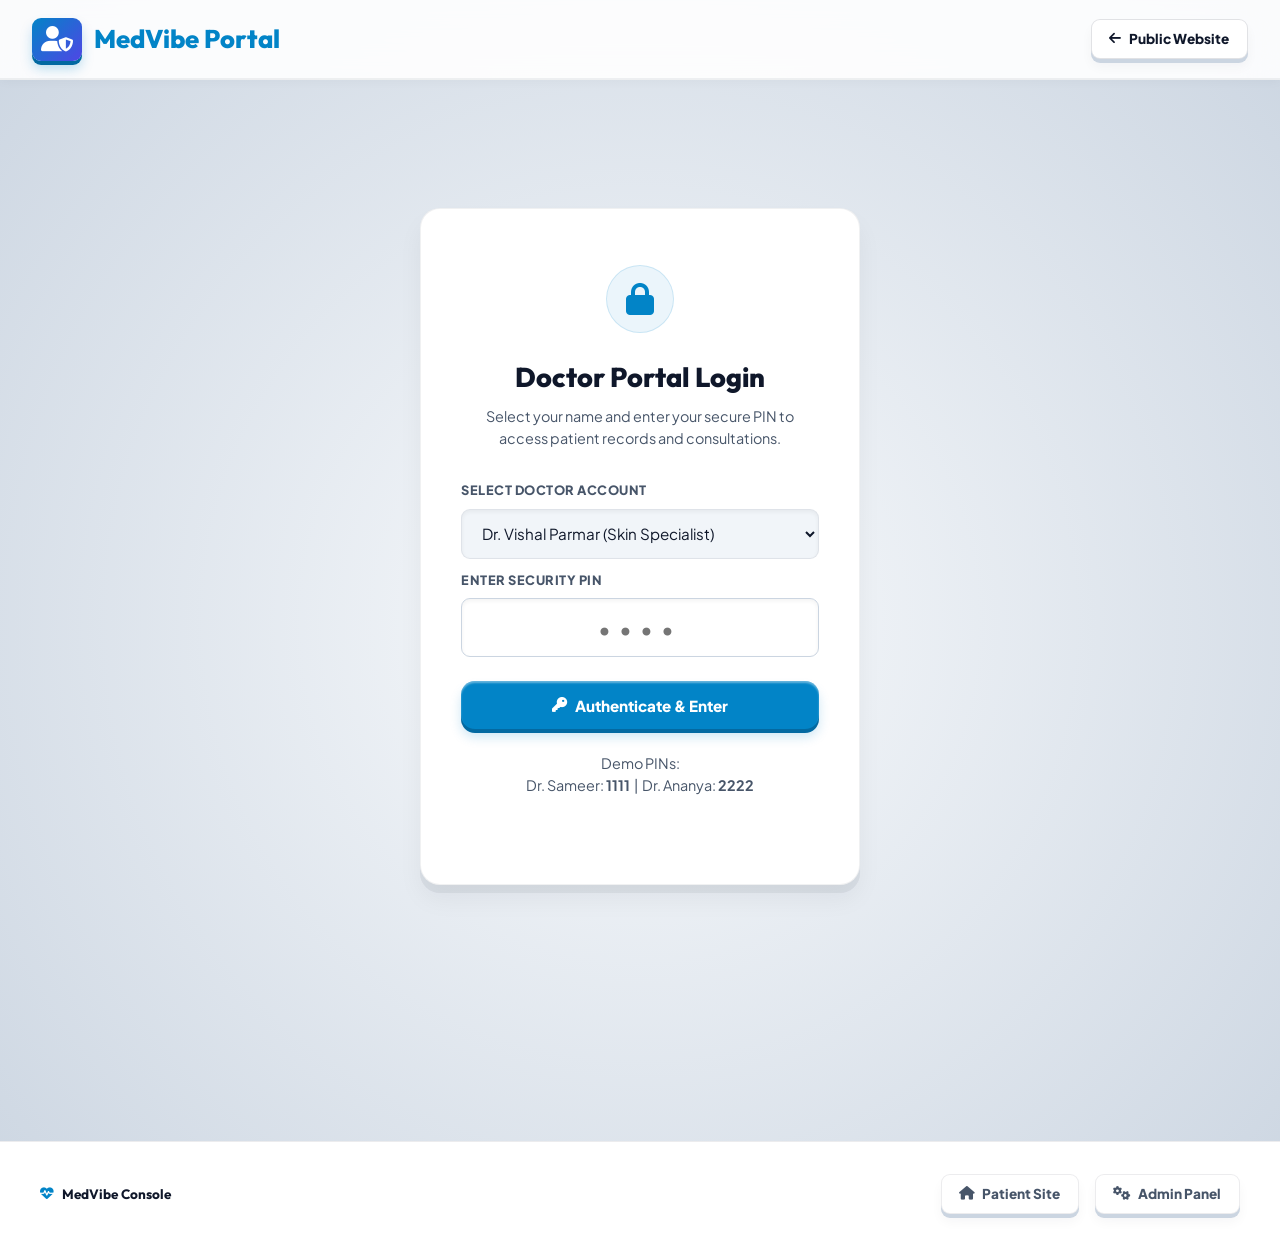
<file: doctor.html>
<!DOCTYPE html>
<html lang="en">
<head>
    <meta charset="UTF-8">
    <meta name="viewport" content="width=device-width, initial-scale=1.0">
    <title>MedVibe | Secure Doctor Workspace</title>
    <!-- FontAwesome for Icons -->
    <link rel="stylesheet" href="https://cdnjs.cloudflare.com/ajax/libs/font-awesome/6.4.0/css/all.min.css">
    <!-- Local Stylesheet -->
    <link rel="stylesheet" href="styles.css">
</head>
<body style="background: radial-gradient(circle at center, #f8fafc 0%, #cbd5e1 100%); min-height: 100vh;">

    <!-- Secure Header -->
    <header>
        <div class="logo">
            <i class="fa-solid fa-user-shield"></i>
            <span>MedVibe Portal</span>
        </div>
        <div>
            <a href="index.html" class="btn btn-secondary btn-sm" style="text-decoration: none;">
                <i class="fa-solid fa-arrow-left"></i> Public Website
            </a>
        </div>
    </header>

    <main class="main-container">

        <!-- ================= DOCTOR LOGIN GATEWAY ================= -->
        <div id="doctor-login-pane" class="login-wrapper">
            <div class="login-card">
                <div class="login-icon-header">
                    <i class="fa-solid fa-lock"></i>
                </div>
                <h3>Doctor Portal Login</h3>
                <p>Select your name and enter your secure PIN to access patient records and consultations.</p>
                
                <div id="login-error-msg" class="login-error" style="display: none;">
                    <i class="fa-solid fa-circle-exclamation"></i> Incorrect PIN. Please try again.
                </div>

                <div class="form-group" style="text-align: left;">
                    <label for="login-doc-select">Select Doctor Account</label>
                    <select id="login-doc-select" class="form-control" style="background-color: var(--bg-primary); border-color: var(--border-glass);">
                        <option value="1">Dr. Vishal Parmar (Skin Specialist)</option>
                        <option value="2">Dr. Ananya Sharma (Pediatrician)</option>
                    </select>
                </div>
                
                <div class="form-group" style="text-align: left; margin-bottom: 1.5rem;">
                    <label for="login-doc-pin">Enter Security PIN</label>
                    <input type="password" id="login-doc-pin" class="form-control" placeholder="••••" maxlength="4" style="text-align: center; font-size: 1.5rem; letter-spacing: 0.5rem;">
                </div>

                <button class="btn btn-primary" style="width: 100%;" onclick="attemptDoctorLogin()">
                    <i class="fa-solid fa-key"></i> Authenticate & Enter
                </button>

                <div style="margin-top: 1.5rem; font-size: 0.75rem; color: var(--text-muted);">
                    <p>Demo PINs:<br>Dr. Sameer: <strong>1111</strong> &nbsp;|&nbsp; Dr. Ananya: <strong>2222</strong></p>
                </div>
            </div>
        </div>

        <!-- ================= AUTHENTICATED DOCTOR WORKSPACE ================= -->
        <div id="doctor-workspace-pane" class="portal-view" style="display: none;">
            <div class="doctor-dash">
                <!-- Dashboard Header -->
                <div class="dash-heading">
                    <div>
                        <h2 id="active-doc-dashboard-title">Doctor Dashboard</h2>
                        <p style="color: var(--text-secondary); margin-top: 0.25rem;">Authorized Medical Workspace</p>
                    </div>
                    <div style="display: flex; gap: 1rem; align-items: center;">
                        <span class="specialty-tag" id="active-doc-specialty-tag">Cardiology</span>
                        <button class="btn btn-secondary btn-sm" onclick="doctorLogout()">
                            <i class="fa-solid fa-power-off"></i> Logout
                        </button>
                    </div>
                </div>
                
                <!-- Stats Grid -->
                <div class="doc-stats-grid">
                    <div class="stat-card">
                        <div class="stat-icon blue"><i class="fa-solid fa-indian-rupee-sign"></i></div>
                        <div class="stat-meta">
                            <h5>Total Earnings</h5>
                            <p id="active-doc-earnings">₹0</p>
                        </div>
                    </div>
                    <div class="stat-card">
                        <div class="stat-icon amber"><i class="fa-solid fa-calendar-minus"></i></div>
                        <div class="stat-meta">
                            <h5>Blocked Slots</h5>
                            <p id="active-doc-pending-count">0</p>
                        </div>
                    </div>
                    <div class="stat-card">
                        <div class="stat-icon green"><i class="fa-solid fa-circle-check"></i></div>
                        <div class="stat-meta">
                            <h5>Confirmed Bookings</h5>
                            <p id="active-doc-confirmed-count">0</p>
                        </div>
                    </div>
                </div>
                
                <!-- Side-by-Side Dashboard Workspace -->
                <div style="display: grid; grid-template-columns: 1.2fr 1fr; gap: 2rem; margin-top: 1rem; align-items: start;">
                    <!-- Left: Upcoming Appointments -->
                    <div class="requests-panel" style="margin-top: 0;">
                        <h3><i class="fa-regular fa-calendar-check" style="color: var(--status-available);"></i> Confirmed Appointments</h3>
                        <div id="active-doc-requests-list" style="max-height: 400px; overflow-y: auto; padding-right: 0.5rem; display: flex; flex-direction: column; gap: 1rem; margin-top: 1rem;">
                            <!-- Loaded dynamically -->
                        </div>
                    </div>
                    
                    <!-- Right: Schedule Slot Manager -->
                    <div class="requests-panel" style="margin-top: 0;">
                        <h3><i class="fa-solid fa-calendar-xmark" style="color: var(--status-pending);"></i> Block/Off Free Slots</h3>
                        <p style="font-size: 0.8rem; color: var(--text-secondary); margin-top: 0.25rem; margin-bottom: 1rem;">Mark specific slots unavailable when you are busy. Blocked slots show as "Busy" to patients.</p>
                        <div id="active-doc-slot-manager" style="max-height: 380px; overflow-y: auto; padding-right: 0.5rem; display: flex; flex-direction: column; gap: 1rem;">
                            <!-- Loaded dynamically -->
                        </div>
                    </div>
                </div>
                
                <!-- Patient Chats -->
                <div class="requests-panel">
                    <h3>Patient Consultation Hub</h3>
                    <div class="doc-chat-section">
                        <div class="doc-chat-sidebar">
                            <div class="doc-chat-sidebar-header">Patient Inbox</div>
                            <div class="doc-chat-inbox-list" id="active-doc-chat-inbox">
                                <!-- Patient conversation lists -->
                            </div>
                        </div>
                        <div class="doc-chat-body" id="active-doc-chat-body">
                            <div class="doc-chat-empty-state">
                                <i class="fa-solid fa-comments"></i>
                                <p>Select a patient from the inbox sidebar to start consulting.</p>
                            </div>
                        </div>
                    </div>
                </div>
            </div>
        </div>

    </main>

    <!-- Footer Section -->
    <footer style="background-color: var(--bg-secondary); padding: 2rem; border-top: 1px solid var(--border-glass); margin-top: 5rem; text-align: center;">
        <div style="max-width: 1200px; margin: 0 auto; display: flex; justify-content: space-between; align-items: center; font-size: 0.85rem; color: var(--text-secondary); flex-wrap: wrap; gap: 1rem;">
            <div>
                <h4 style="font-family: var(--font-heading); color: var(--text-primary); display: flex; align-items: center; gap: 0.5rem; margin: 0;"><i class="fa-solid fa-heart-pulse" style="color: var(--accent-teal);"></i> MedVibe Console</h4>
            </div>
            <div style="display: flex; gap: 1rem;">
                <a href="index.html" class="btn btn-secondary btn-sm" style="text-decoration: none; border-color: var(--border-glass); color: var(--text-secondary);">
                    <i class="fa-solid fa-house"></i> Patient Site
                </a>
                <a href="admin.html" target="_blank" class="btn btn-secondary btn-sm" style="text-decoration: none; border-color: var(--border-glass); color: var(--text-secondary);">
                    <i class="fa-solid fa-gears"></i> Admin Panel
                </a>
            </div>
        </div>
    </footer>

    <!-- Core Logic Handler -->
    <script src="app.js"></script>
</body>
</html>
</file>
<file: styles.css>
/* High-Professional 3D Tactile Medical Stylesheet - MedVibe */
@import url('https://fonts.googleapis.com/css2?family=Plus+Jakarta+Sans:wght@300;400;500;600;700;800&family=Outfit:wght@300;400;500;600;700;800&display=swap');

:root {
    --bg-primary: #f1f5f9; /* Soft gray-blue background */
    --bg-secondary: #ffffff; /* Pure white panels */
    --bg-glass: rgba(255, 255, 255, 0.9);
    --border-glass: rgba(15, 23, 42, 0.08); /* Soft slate border */
    --text-primary: #0f172a; /* Deep slate gray */
    --text-secondary: #475569; /* Slate gray */
    --text-muted: #94a3b8;
    
    --accent-teal: #0284c7; /* Professional Sky Blue / Teal */
    --accent-teal-dark: #0369a1;
    --accent-teal-glow: rgba(2, 132, 199, 0.08);
    --accent-indigo: #4f46e5; /* Indigo */
    --accent-indigo-dark: #3730a3;
    --accent-indigo-glow: rgba(79, 70, 229, 0.08);
    
    --status-available: #059669; /* Emerald Green */
    --status-available-glow: rgba(5, 150, 105, 0.08);
    --status-pending: #d97706; /* Amber */
    --status-pending-glow: rgba(217, 119, 6, 0.08);
    --status-booked: #dc2626; /* Rose Red */
    --status-booked-glow: rgba(220, 38, 38, 0.08);
    
    --font-heading: 'Outfit', sans-serif;
    --font-body: 'Plus Jakarta Sans', sans-serif;
    
    --transition-smooth: all 0.2s cubic-bezier(0.34, 1.56, 0.64, 1);
    --transition-bounce: all 0.3s cubic-bezier(0.175, 0.885, 0.32, 1.275);
    --radius-lg: 20px;
    --radius-md: 14px;
    --radius-sm: 9px;
    
    /* 3D Neumorphic / Claymorphic Elevations */
    --elevation-3d-card: 0 8px 0 rgba(15, 23, 42, 0.06), 0 15px 25px rgba(15, 23, 42, 0.05), inset 0 2px 2px rgba(255, 255, 255, 0.9);
    --elevation-3d-card-hover: 0 14px 0 rgba(15, 23, 42, 0.06), 0 22px 35px rgba(15, 23, 42, 0.08), inset 0 2px 2px rgba(255, 255, 255, 0.9);
    
    --elevation-3d-btn: 0 4px 0 rgba(15, 23, 42, 0.15), 0 8px 12px rgba(15, 23, 42, 0.08), inset 0 2px 2px rgba(255, 255, 255, 0.4);
    --elevation-3d-btn-hover: 0 6px 0 rgba(15, 23, 42, 0.15), 0 12px 18px rgba(15, 23, 42, 0.12), inset 0 2px 2px rgba(255, 255, 255, 0.4);
    --elevation-3d-btn-active: 0 1px 0 rgba(15, 23, 42, 0.15), 0 2px 4px rgba(15, 23, 42, 0.1), inset 0 1px 2px rgba(0, 0, 0, 0.15);
}

/* Reset & Scrollbar */
* {
    margin: 0;
    padding: 0;
    box-sizing: border-box;
    scroll-behavior: smooth;
}

::-webkit-scrollbar {
    width: 10px;
    height: 10px;
}
::-webkit-scrollbar-track {
    background: var(--bg-primary);
}
::-webkit-scrollbar-thumb {
    background: #cbd5e1;
    border-radius: 5px;
    border: 2px solid var(--bg-primary);
}
::-webkit-scrollbar-thumb:hover {
    background: var(--text-muted);
}

body {
    background-color: var(--bg-primary);
    color: var(--text-primary);
    font-family: var(--font-body);
    min-height: 100vh;
    overflow-x: hidden;
    line-height: 1.5;
}

/* Header & Navigation */
header {
    position: sticky;
    top: 0;
    z-index: 100;
    background: var(--bg-glass);
    backdrop-filter: blur(16px);
    -webkit-backdrop-filter: blur(16px);
    border-bottom: 2px solid rgba(15, 23, 42, 0.06);
    padding: 1.1rem 2rem;
    display: flex;
    justify-content: space-between;
    align-items: center;
    box-shadow: 0 2px 10px rgba(15, 23, 42, 0.03);
}

.logo {
    display: flex;
    align-items: center;
    gap: 0.75rem;
    font-family: var(--font-heading);
    font-weight: 800;
    font-size: 1.6rem;
    color: var(--accent-teal);
}

.logo i {
    color: white;
    background: linear-gradient(135deg, var(--accent-teal), var(--accent-indigo));
    padding: 0.55rem;
    border-radius: var(--radius-sm);
    box-shadow: 0 4px 0 #0269a1, 0 8px 12px rgba(2, 132, 199, 0.25);
}

.main-nav {
    display: flex;
    gap: 2rem;
}

.main-nav a {
    color: var(--text-secondary);
    text-decoration: none;
    font-size: 0.95rem;
    font-weight: 700;
    transition: var(--transition-smooth);
    position: relative;
    padding: 0.25rem 0;
}

.main-nav a:hover {
    color: var(--accent-teal);
}

.main-nav a::after {
    content: '';
    position: absolute;
    bottom: -2px;
    left: 0;
    width: 0;
    height: 3px;
    background: var(--accent-teal);
    border-radius: 2px;
    transition: var(--transition-smooth);
}

.main-nav a:hover::after {
    width: 100%;
}

.role-nav {
    display: flex;
    background: #cbd5e1;
    border: 1px solid rgba(0, 0, 0, 0.05);
    padding: 0.25rem;
    border-radius: 30px;
    gap: 0.25rem;
    box-shadow: inset 0 2px 4px rgba(0,0,0,0.1);
}

.role-btn {
    border: none;
    background: none;
    color: var(--text-secondary);
    font-family: var(--font-body);
    font-weight: 700;
    font-size: 0.9rem;
    padding: 0.6rem 1.25rem;
    border-radius: 25px;
    cursor: pointer;
    transition: var(--transition-smooth);
    display: flex;
    align-items: center;
    gap: 0.5rem;
}

.role-btn.active {
    background: linear-gradient(135deg, var(--accent-teal), var(--accent-indigo));
    color: white;
    box-shadow: 0 3px 0 #0269a1, 0 6px 10px rgba(2, 132, 199, 0.25);
}

/* Containers */
.main-container {
    max-width: 1300px;
    margin: 2rem auto;
    padding: 0 1.5rem 5rem 1.5rem;
}

/* Banner / Hero Section (3D Look) */
.hero-banner {
    background: radial-gradient(circle at top right, rgba(14, 165, 233, 0.08), transparent 60%),
                radial-gradient(circle at bottom left, rgba(79, 70, 229, 0.06), transparent 60%),
                var(--bg-secondary);
    border: 1px solid var(--border-glass);
    border-radius: var(--radius-lg);
    padding: 4.5rem 3rem;
    margin-bottom: 3.5rem;
    text-align: center;
    position: relative;
    overflow: hidden;
    box-shadow: var(--elevation-3d-card);
}

.hero-banner h1 {
    font-family: var(--font-heading);
    font-size: 3.25rem;
    font-weight: 800;
    margin-bottom: 1.25rem;
    line-height: 1.15;
    color: var(--text-primary);
}

.hero-banner h1 span {
    background: linear-gradient(135deg, var(--accent-teal), var(--accent-indigo));
    -webkit-background-clip: text;
    -webkit-text-fill-color: transparent;
}

.hero-banner p {
    color: var(--text-secondary);
    font-size: 1.15rem;
    max-width: 750px;
    margin: 0 auto 2rem auto;
    line-height: 1.6;
}

/* Features Grid */
.features-grid {
    display: grid;
    grid-template-columns: repeat(auto-fit, minmax(280px, 1fr));
    gap: 2rem;
    margin-bottom: 5rem;
}

.feature-card {
    background: var(--bg-secondary);
    border: 1px solid rgba(15, 23, 42, 0.06);
    border-radius: var(--radius-md);
    padding: 2.5rem 2rem;
    text-align: center;
    transition: var(--transition-bounce);
    box-shadow: var(--elevation-3d-card);
}

.feature-card:hover {
    transform: translateY(-6px);
    border-color: rgba(2, 132, 199, 0.25);
    box-shadow: var(--elevation-3d-card-hover);
}

.feature-card i {
    font-size: 2.5rem;
    color: var(--accent-teal);
    margin-bottom: 1.25rem;
    display: inline-block;
    filter: drop-shadow(0 4px 6px rgba(2, 132, 199, 0.15));
}

.feature-card h5 {
    font-family: var(--font-heading);
    font-size: 1.25rem;
    margin-bottom: 0.5rem;
    color: var(--text-primary);
}

.feature-card p {
    color: var(--text-secondary);
    font-size: 0.95rem;
    line-height: 1.5;
}

/* Section Titles */
.section-title-wrapper {
    text-align: center;
    margin-bottom: 3.5rem;
}

.section-title-wrapper h2 {
    font-family: var(--font-heading);
    font-size: 2.4rem;
    font-weight: 800;
    margin-bottom: 0.5rem;
    color: var(--text-primary);
}

.section-title-wrapper p {
    color: var(--text-secondary);
    font-size: 1.05rem;
}

/* Doctor Listing Grid (3D Cards) */
.doctor-grid {
    display: grid;
    grid-template-columns: repeat(auto-fit, minmax(500px, 1fr));
    gap: 3.5rem;
    margin-bottom: 5rem;
}

@media (max-width: 1100px) {
    .doctor-grid {
        grid-template-columns: 1fr;
    }
}

.doctor-card {
    background: var(--bg-secondary);
    border: 1px solid rgba(15, 23, 42, 0.05);
    border-radius: var(--radius-lg);
    overflow: hidden;
    display: flex;
    flex-direction: column;
    transition: var(--transition-bounce);
    position: relative;
    box-shadow: var(--elevation-3d-card);
}

.doctor-card:hover {
    transform: translateY(-6px);
    border-color: rgba(79, 70, 229, 0.2);
    box-shadow: var(--elevation-3d-card-hover);
}

.doctor-header {
    padding: 2.25rem;
    display: flex;
    gap: 1.75rem;
    border-bottom: 2px solid rgba(15, 23, 42, 0.04);
    background: linear-gradient(180deg, rgba(2, 132, 199, 0.02) 0%, transparent 100%);
}

.doctor-avatar-wrapper {
    position: relative;
    width: 125px;
    height: 125px;
    flex-shrink: 0;
}

.doctor-avatar {
    width: 100%;
    height: 100%;
    border-radius: 50%;
    object-fit: cover;
    border: 4px solid white;
    box-shadow: 0 4px 12px rgba(15, 23, 42, 0.1);
}

.status-badge-online {
    position: absolute;
    bottom: 5px;
    right: 5px;
    width: 20px;
    height: 20px;
    background: var(--status-available);
    border: 4px solid white;
    border-radius: 50%;
    box-shadow: 0 2px 8px rgba(0,0,0,0.15);
}

.doctor-meta {
    display: flex;
    flex-direction: column;
    justify-content: center;
}

.specialty-tag {
    background: rgba(2, 132, 199, 0.08);
    color: var(--accent-teal);
    padding: 0.35rem 0.95rem;
    border-radius: 20px;
    font-size: 0.75rem;
    font-weight: 800;
    text-transform: uppercase;
    letter-spacing: 0.5px;
    align-self: flex-start;
    margin-bottom: 0.5rem;
    border: 1px solid rgba(2, 132, 199, 0.15);
}

.doctor-card:nth-child(2) .specialty-tag {
    background: rgba(79, 70, 229, 0.08);
    color: var(--accent-indigo);
    border-color: rgba(79, 70, 229, 0.15);
}

.doctor-name {
    font-family: var(--font-heading);
    font-size: 1.8rem;
    font-weight: 800;
    margin-bottom: 0.25rem;
    color: var(--text-primary);
}

.doctor-title {
    color: var(--text-secondary);
    font-size: 0.95rem;
    margin-bottom: 0.5rem;
    font-weight: 600;
}

.rating {
    display: flex;
    align-items: center;
    gap: 0.5rem;
    color: #d97706;
    font-weight: 800;
    font-size: 0.9rem;
}

.doctor-details-body {
    padding: 2.25rem;
    flex-grow: 1;
    display: flex;
    flex-direction: column;
    gap: 1.5rem;
}

.biodata-section h4 {
    font-family: var(--font-heading);
    color: var(--text-primary);
    font-size: 1.05rem;
    font-weight: 800;
    margin-bottom: 0.6rem;
    display: flex;
    align-items: center;
    gap: 0.5rem;
}

.biodata-section h4 i {
    color: var(--accent-teal);
}

.doctor-card:nth-child(2) .biodata-section h4 i {
    color: var(--accent-indigo);
}

.biodata-section p {
    color: var(--text-secondary);
    font-size: 0.95rem;
    line-height: 1.6;
}

.biodata-list {
    list-style: none;
    display: flex;
    flex-direction: column;
    gap: 0.5rem;
}

.biodata-list li {
    font-size: 0.95rem;
    color: var(--text-secondary);
    display: flex;
    align-items: flex-start;
    gap: 0.5rem;
}

.biodata-list li::before {
    content: "•";
    color: var(--accent-teal);
    font-weight: 800;
}

.doctor-card:nth-child(2) .biodata-list li::before {
    content: "•";
    color: var(--accent-indigo);
}

.price-experience-row {
    display: grid;
    grid-template-columns: 1fr 1fr;
    gap: 1rem;
    background: #f8fafc;
    border: 1px solid rgba(15, 23, 42, 0.06);
    border-radius: var(--radius-md);
    padding: 1.25rem;
    margin-top: auto;
    box-shadow: inset 0 2px 4px rgba(0,0,0,0.02);
}

.info-item {
    display: flex;
    flex-direction: column;
}

.info-label {
    font-size: 0.75rem;
    color: var(--text-muted);
    text-transform: uppercase;
    font-weight: 800;
    margin-bottom: 0.25rem;
    letter-spacing: 0.5px;
}

.info-value {
    font-size: 1.15rem;
    font-weight: 800;
    font-family: var(--font-heading);
    color: var(--text-primary);
}

.info-value.fee {
    color: var(--status-available);
}

.doctor-actions {
    padding: 0 2.25rem 2.25rem 2.25rem;
    display: flex;
    gap: 1.25rem;
}

/* 3D Tactile Buttons */
.btn {
    flex: 1;
    border: none;
    font-family: var(--font-body);
    font-weight: 800;
    font-size: 0.95rem;
    padding: 0.9rem 1.5rem;
    border-radius: var(--radius-md);
    cursor: pointer;
    display: inline-flex;
    align-items: center;
    justify-content: center;
    gap: 0.5rem;
    position: relative;
    transition: transform 0.1s, box-shadow 0.1s;
}

.btn-primary {
    background: var(--accent-teal);
    color: white;
    box-shadow: 0 4px 0 var(--accent-teal-dark), 0 8px 12px rgba(2, 132, 199, 0.2), inset 0 2px 2px rgba(255,255,255,0.4);
}

.btn-primary:hover {
    transform: translateY(-2px);
    box-shadow: 0 6px 0 var(--accent-teal-dark), 0 10px 18px rgba(2, 132, 199, 0.25), inset 0 2px 2px rgba(255,255,255,0.4);
}

.btn-primary:active {
    transform: translateY(2px);
    box-shadow: 0 2px 0 var(--accent-teal-dark), 0 4px 6px rgba(2, 132, 199, 0.15), inset 0 1px 2px rgba(0,0,0,0.15);
}

.btn-secondary {
    background: white;
    color: var(--text-primary);
    border: 1px solid rgba(15, 23, 42, 0.12);
    box-shadow: 0 4px 0 #cbd5e1, 0 8px 12px rgba(15, 23, 42, 0.04), inset 0 2px 2px rgba(255, 255, 255, 0.8);
}

.btn-secondary:hover {
    transform: translateY(-2px);
    box-shadow: 0 6px 0 #cbd5e1, 0 10px 18px rgba(15, 23, 42, 0.06), inset 0 2px 2px rgba(255, 255, 255, 0.8);
}

.btn-secondary:active {
    transform: translateY(2px);
    box-shadow: 0 2px 0 #cbd5e1, 0 4px 6px rgba(15, 23, 42, 0.04);
}

.doctor-card:nth-child(2) .btn-primary {
    background: var(--accent-indigo);
    box-shadow: 0 4px 0 var(--accent-indigo-dark), 0 8px 12px rgba(79, 70, 229, 0.2), inset 0 2px 2px rgba(255,255,255,0.4);
}

.doctor-card:nth-child(2) .btn-primary:hover {
    transform: translateY(-2px);
    box-shadow: 0 6px 0 var(--accent-indigo-dark), 0 10px 18px rgba(79, 70, 229, 0.25), inset 0 2px 2px rgba(255,255,255,0.4);
}

.doctor-card:nth-child(2) .btn-primary:active {
    transform: translateY(2px);
    box-shadow: 0 2px 0 var(--accent-indigo-dark), 0 4px 6px rgba(79, 70, 229, 0.15), inset 0 1px 2px rgba(0,0,0,0.15);
}

.btn-sm {
    padding: 0.55rem 1.1rem;
    font-size: 0.85rem;
    border-radius: var(--radius-sm);
    font-weight: 800;
    flex: none;
}

/* Appointment Scheduling Area */
.scheduling-container {
    background: var(--bg-secondary);
    border: 1px solid rgba(15, 23, 42, 0.05);
    border-radius: var(--radius-lg);
    padding: 3rem;
    margin-top: 3rem;
    box-shadow: var(--elevation-3d-card);
}

.scheduling-container h2 {
    font-family: var(--font-heading);
    font-size: 2rem;
    font-weight: 800;
    margin-bottom: 0.5rem;
    color: var(--text-primary);
}

.scheduling-container p.subtitle {
    color: var(--text-secondary);
    margin-bottom: 2rem;
}

.scheduling-layout {
    display: grid;
    grid-template-columns: 320px 1fr;
    gap: 3rem;
}

@media (max-width: 950px) {
    .scheduling-layout {
        grid-template-columns: 1fr;
    }
}

.doctor-selector {
    display: flex;
    flex-direction: column;
    gap: 1.5rem;
}

.doc-select-card {
    background: var(--bg-primary);
    border: 1px solid rgba(15, 23, 42, 0.06);
    border-radius: var(--radius-md);
    padding: 1.25rem;
    cursor: pointer;
    display: flex;
    align-items: center;
    gap: 1.25rem;
    transition: var(--transition-bounce);
    box-shadow: var(--elevation-3d-card);
}

.doc-select-card:hover {
    transform: translateY(-4px);
    box-shadow: var(--elevation-3d-card-hover);
    background: #e2e8f0;
}

.doc-select-card.active {
    border-color: var(--accent-teal);
    background: rgba(2, 132, 199, 0.04);
    box-shadow: 0 4px 0 var(--accent-teal-dark), 0 8px 12px rgba(2, 132, 199, 0.15), inset 0 2px 2px rgba(255, 255, 255, 0.6);
}

.doc-select-card.active.dr2 {
    border-color: var(--accent-indigo);
    background: rgba(79, 70, 229, 0.04);
    box-shadow: 0 4px 0 var(--accent-indigo-dark), 0 8px 12px rgba(79, 70, 229, 0.15), inset 0 2px 2px rgba(255, 255, 255, 0.6);
}

.doc-select-avatar {
    width: 55px;
    height: 55px;
    border-radius: 50%;
    object-fit: cover;
    border: 2px solid white;
    box-shadow: 0 2px 8px rgba(0,0,0,0.05);
}

.doc-select-info h5 {
    font-family: var(--font-heading);
    font-size: 1.05rem;
    font-weight: 800;
    color: var(--text-primary);
    margin-bottom: 0.15rem;
}

.doc-select-info span {
    font-size: 0.8rem;
    color: var(--text-secondary);
    font-weight: 600;
}

.slots-board {
    display: flex;
    flex-direction: column;
    gap: 1.5rem;
}

.calendar-header {
    display: flex;
    justify-content: space-between;
    align-items: center;
    border-bottom: 2px solid rgba(15, 23, 42, 0.05);
    padding-bottom: 1rem;
}

.calendar-title {
    font-family: var(--font-heading);
    font-size: 1.4rem;
    font-weight: 800;
    color: var(--text-primary);
}

.status-legend {
    display: flex;
    gap: 1rem;
    font-size: 0.8rem;
}

.legend-item {
    display: flex;
    align-items: center;
    gap: 0.4rem;
    color: var(--text-secondary);
    font-weight: 700;
}

.legend-color {
    width: 11px;
    height: 11px;
    border-radius: 50%;
}

.legend-available { background-color: var(--status-available); }
.legend-pending { background-color: var(--status-pending); }
.legend-booked { background-color: var(--status-booked); }

/* Carousel Slider Bar */
.calendar-carousel-controls {
    display: flex;
    justify-content: space-between;
    align-items: center;
    background: #e2e8f0;
    border: 1px solid rgba(15, 23, 42, 0.06);
    border-radius: var(--radius-md);
    padding: 0.75rem 1.25rem;
    margin-bottom: 1.5rem;
    box-shadow: inset 0 2px 4px rgba(0,0,0,0.05);
}

.carousel-date-range {
    font-family: var(--font-heading);
    font-size: 1.05rem;
    font-weight: 800;
    color: var(--accent-teal);
    text-align: center;
    text-shadow: 0 1px 0 white;
}

/* Calendar Grid Columns */
.calendar-grid {
    display: grid;
    grid-template-columns: repeat(3, 1fr);
    gap: 1.5rem;
}

@media (max-width: 768px) {
    .calendar-grid {
        grid-template-columns: 1fr;
    }
}

.calendar-col {
    background: #f8fafc;
    border: 1px solid rgba(15, 23, 42, 0.05);
    border-radius: var(--radius-md);
    padding: 1.25rem;
    display: flex;
    flex-direction: column;
    gap: 1rem;
    box-shadow: var(--elevation-3d-card);
}

.calendar-date-header {
    font-family: var(--font-heading);
    font-size: 1.05rem;
    font-weight: 800;
    color: var(--text-primary);
    border-bottom: 2px solid rgba(15, 23, 42, 0.04);
    padding-bottom: 0.5rem;
    display: flex;
    align-items: center;
    gap: 0.5rem;
}

.calendar-date-header i {
    color: var(--accent-teal);
}

.calendar-slots-list {
    display: flex;
    flex-direction: column;
    gap: 0.75rem;
}

.slot-btn {
    width: 100%;
    border: 1px solid rgba(15, 23, 42, 0.08);
    border-radius: var(--radius-sm);
    padding: 0.85rem 1rem;
    background: white;
    color: var(--text-primary);
    cursor: pointer;
    font-family: var(--font-body);
    display: flex;
    justify-content: space-between;
    align-items: center;
    transition: var(--transition-smooth);
    box-shadow: 0 3px 0 rgba(0,0,0,0.05), inset 0 2px 2px rgba(255,255,255,0.8);
}

.slot-btn:active {
    transform: translateY(2px);
    box-shadow: 0 1px 0 rgba(0,0,0,0.05);
}

.slot-time {
    font-weight: 800;
    font-size: 0.95rem;
}

.slot-status-txt {
    font-size: 0.7rem;
    text-transform: uppercase;
    font-weight: 800;
    padding: 0.25rem 0.55rem;
    border-radius: 4px;
}

/* Slots States Styling */
.slot-btn.available {
    border-color: rgba(5, 150, 105, 0.25);
    box-shadow: 0 3px 0 rgba(5, 150, 105, 0.2), inset 0 2px 2px rgba(255,255,255,0.8);
}
.slot-btn.available:hover {
    background: var(--status-available-glow);
    border-color: var(--status-available);
    box-shadow: 0 4px 0 var(--status-available), inset 0 2px 2px rgba(255,255,255,0.8);
    transform: translateY(-1px);
}
.slot-btn.available:active {
    transform: translateY(3px);
    box-shadow: 0 1px 0 rgba(5,150,105,0.2);
}
.slot-btn.available .slot-status-txt {
    background: var(--status-available-glow);
    color: var(--status-available);
}

.slot-btn.pending {
    border-color: rgba(217, 119, 6, 0.2);
    background: rgba(217, 119, 6, 0.02);
    cursor: not-allowed;
    box-shadow: none;
    transform: none !important;
}
.slot-btn.pending .slot-status-txt {
    background: var(--status-pending-glow);
    color: var(--status-pending);
}

.slot-btn.booked {
    border-color: rgba(220, 38, 38, 0.15);
    background: rgba(220, 38, 38, 0.02);
    cursor: not-allowed;
    opacity: 0.75;
    box-shadow: none;
    transform: none !important;
}
.slot-btn.booked .slot-time {
    text-decoration: line-through;
    color: var(--text-muted);
}
.slot-btn.booked .slot-status-txt {
    background: var(--status-booked-glow);
    color: var(--status-booked);
}

/* Review Cards */
.reviews-grid {
    display: grid;
    grid-template-columns: repeat(auto-fit, minmax(300px, 1fr));
    gap: 2rem;
}

.review-card {
    background: var(--bg-secondary);
    border: 1px solid rgba(15, 23, 42, 0.05);
    border-radius: var(--radius-md);
    padding: 2.25rem 2rem;
    display: flex;
    flex-direction: column;
    gap: 1.25rem;
    transition: var(--transition-bounce);
    box-shadow: var(--elevation-3d-card);
}

.review-card:hover {
    transform: translateY(-5px);
    border-color: rgba(2, 132, 199, 0.2);
    box-shadow: var(--elevation-3d-card-hover);
}

.review-stars {
    color: #eab308;
    font-size: 1rem;
}

.review-card p {
    color: var(--text-secondary);
    font-style: italic;
    font-size: 0.95rem;
    line-height: 1.6;
    flex-grow: 1;
}

.reviewer-meta {
    display: flex;
    flex-direction: column;
    border-top: 1px solid rgba(15, 23, 42, 0.05);
    padding-top: 0.75rem;
}

.reviewer-meta strong {
    color: var(--text-primary);
    font-size: 1rem;
    font-weight: 800;
}

.reviewer-meta span {
    color: var(--text-muted);
    font-size: 0.8rem;
    font-weight: 700;
    text-transform: uppercase;
}

/* Contact Us Layout */
.contact-container {
    background: var(--bg-secondary);
    border: 1px solid rgba(15, 23, 42, 0.05);
    border-radius: var(--radius-lg);
    padding: 3rem;
    margin-top: 5rem;
    box-shadow: var(--elevation-3d-card);
}

.contact-grid {
    display: grid;
    grid-template-columns: 1fr 1fr;
    gap: 3.5rem;
}

@media (max-width: 900px) {
    .contact-grid {
        grid-template-columns: 1fr;
        gap: 2.5rem;
    }
}

.contact-form-card h3, .contact-info-card h3 {
    font-family: var(--font-heading);
    font-size: 1.8rem;
    font-weight: 800;
    margin-bottom: 0.5rem;
    color: var(--text-primary);
}

.contact-form-card p, .contact-info-card p {
    color: var(--text-secondary);
    margin-bottom: 1.75rem;
    font-size: 0.95rem;
}

.contact-details-list {
    display: flex;
    flex-direction: column;
    gap: 1.5rem;
}

.contact-detail-item {
    display: flex;
    gap: 1rem;
    align-items: flex-start;
}

.contact-detail-item i {
    font-size: 1.4rem;
    color: var(--accent-teal);
    padding-top: 0.2rem;
}

.contact-detail-item strong {
    font-family: var(--font-heading);
    color: var(--text-primary);
    font-size: 1.1rem;
    font-weight: 800;
}

.contact-detail-item span {
    color: var(--text-secondary);
    font-size: 0.95rem;
}

/* Security Doctor Login Portal */
.login-wrapper {
    display: flex;
    justify-content: center;
    align-items: center;
    padding: 6rem 0;
}

.login-card {
    background: var(--bg-secondary);
    border: 1px solid rgba(15, 23, 42, 0.06);
    border-radius: var(--radius-lg);
    width: 100%;
    max-width: 440px;
    padding: 3.5rem 2.5rem;
    text-align: center;
    box-shadow: var(--elevation-3d-card);
}

.login-icon-header {
    width: 68px;
    height: 68px;
    background: rgba(2, 132, 199, 0.08);
    color: var(--accent-teal);
    border-radius: 50%;
    display: inline-flex;
    align-items: center;
    justify-content: center;
    font-size: 2rem;
    margin-bottom: 1.5rem;
    border: 1px solid rgba(2, 132, 199, 0.15);
}

.login-card h3 {
    font-family: var(--font-heading);
    font-size: 1.7rem;
    font-weight: 800;
    margin-bottom: 0.5rem;
    color: var(--text-primary);
}

.login-card p {
    color: var(--text-secondary);
    font-size: 0.9rem;
    margin-bottom: 2rem;
    line-height: 1.5;
}

.login-error {
    background: rgba(220, 38, 38, 0.08);
    border: 1px solid rgba(220, 38, 38, 0.2);
    color: #b91c1c;
    font-size: 0.85rem;
    padding: 0.75rem;
    border-radius: var(--radius-sm);
    margin-bottom: 1.5rem;
    text-align: left;
    display: flex;
    align-items: center;
    gap: 0.5rem;
    font-weight: 700;
}

/* Chat Simulated Panel Overlay (Patient) */
.chat-widget-trigger {
    position: fixed;
    bottom: 2rem;
    right: 2rem;
    width: 64px;
    height: 64px;
    border-radius: 50%;
    background: linear-gradient(135deg, var(--accent-teal), var(--accent-indigo));
    display: flex;
    align-items: center;
    justify-content: center;
    box-shadow: 0 4px 0 #0269a1, 0 10px 25px rgba(2, 132, 199, 0.35);
    cursor: pointer;
    z-index: 90;
    border: none;
    color: white;
    font-size: 1.6rem;
    transition: var(--transition-bounce);
}

.chat-widget-trigger:hover {
    transform: scale(1.06) translateY(-4px);
    box-shadow: 0 8px 0 #0269a1, 0 12px 30px rgba(2, 132, 199, 0.4);
}

.chat-widget-trigger:active {
    transform: scale(0.96) translateY(2px);
    box-shadow: 0 1px 0 #0269a1, 0 4px 10px rgba(2, 132, 199, 0.2);
}

.chat-container-panel {
    position: fixed;
    bottom: 6.5rem;
    right: 2rem;
    width: 400px;
    height: 560px;
    background: var(--bg-secondary);
    border: 1px solid rgba(15, 23, 42, 0.08);
    border-radius: var(--radius-lg);
    box-shadow: var(--elevation-3d-card-hover);
    display: flex;
    flex-direction: column;
    z-index: 95;
    overflow: hidden;
    transition: all 0.3s cubic-bezier(0.175, 0.885, 0.32, 1.275);
    transform: translateY(40px) scale(0.92);
    opacity: 0;
    pointer-events: none;
}

.chat-container-panel.open {
    transform: translateY(0) scale(1);
    opacity: 1;
    pointer-events: auto;
}

.chat-header {
    background: linear-gradient(135deg, white 0%, #f8fafc 100%);
    border-bottom: 2px solid rgba(15, 23, 42, 0.06);
    padding: 1.25rem 1rem;
    display: flex;
    justify-content: space-between;
    align-items: center;
}

.chat-header-user {
    display: flex;
    align-items: center;
    gap: 0.75rem;
}

.chat-header-avatar {
    width: 42px;
    height: 42px;
    border-radius: 50%;
    object-fit: cover;
    border: 2px solid white;
    box-shadow: 0 2px 6px rgba(0,0,0,0.1);
}

.chat-header-info h4 {
    font-family: var(--font-heading);
    font-size: 1rem;
    font-weight: 800;
    color: var(--text-primary);
}

.chat-header-info span {
    font-size: 0.75rem;
    color: var(--status-available);
    display: flex;
    align-items: center;
    gap: 0.25rem;
    font-weight: 800;
}

.chat-header-close {
    border: none;
    background: none;
    color: var(--text-secondary);
    cursor: pointer;
    font-size: 1.3rem;
    padding: 0.25rem;
    border-radius: 50%;
    transition: var(--transition-smooth);
}

.chat-header-close:hover {
    background: #cbd5e1;
    color: var(--text-primary);
}

.chat-conversations-list {
    flex-grow: 1;
    overflow-y: auto;
    padding: 1.25rem;
    display: flex;
    flex-direction: column;
    gap: 0.85rem;
    background: var(--bg-primary);
}

.chat-welcome-screen {
    flex-grow: 1;
    display: flex;
    flex-direction: column;
    align-items: center;
    justify-content: center;
    padding: 2rem;
    text-align: center;
    gap: 1.25rem;
}

.chat-welcome-screen i {
    font-size: 3.5rem;
    color: var(--accent-teal);
    filter: drop-shadow(0 4px 6px rgba(2, 132, 199, 0.15));
}

.chat-select-doc-btn {
    width: 100%;
    background: var(--bg-secondary);
    border: 1px solid rgba(15, 23, 42, 0.08);
    border-radius: var(--radius-md);
    padding: 1.1rem;
    display: flex;
    align-items: center;
    gap: 1rem;
    cursor: pointer;
    transition: var(--transition-smooth);
    text-align: left;
    box-shadow: 0 3px 0 rgba(0,0,0,0.05), inset 0 2px 2px rgba(255,255,255,0.8);
}

.chat-select-doc-btn:hover {
    transform: translateY(-2px);
    border-color: var(--accent-teal);
    box-shadow: 0 5px 0 rgba(2, 132, 199, 0.15), 0 6px 12px rgba(2, 132, 199, 0.1);
}

.chat-messages-area {
    flex-grow: 1;
    overflow-y: auto;
    padding: 1.25rem;
    display: flex;
    flex-direction: column;
    gap: 1rem;
    background: #cbd5e1;
    box-shadow: inset 0 3px 6px rgba(0,0,0,0.08);
}

.chat-message {
    max-width: 75%;
    padding: 0.8rem 1.1rem;
    border-radius: var(--radius-md);
    font-size: 0.95rem;
    line-height: 1.4;
    word-break: break-word;
    box-shadow: 0 3px 0 rgba(0,0,0,0.05);
}

.chat-message.sent {
    background: var(--accent-teal);
    color: white;
    align-self: flex-end;
    border-bottom-right-radius: 2px;
    box-shadow: 0 3px 0 var(--accent-teal-dark);
}

.chat-message.received {
    background: white;
    color: var(--text-primary);
    align-self: flex-start;
    border-bottom-left-radius: 2px;
    border: 1px solid rgba(15, 23, 42, 0.05);
}

.chat-input-bar {
    padding: 1rem;
    border-top: 2px solid rgba(15, 23, 42, 0.06);
    display: flex;
    gap: 0.5rem;
    background: var(--bg-secondary);
}

.chat-input {
    flex-grow: 1;
    background: var(--bg-primary);
    border: 1px solid #cbd5e1;
    border-radius: var(--radius-sm);
    padding: 0.75rem 1rem;
    color: var(--text-primary);
    font-family: var(--font-body);
    outline: none;
    font-size: 0.95rem;
    box-shadow: inset 0 2px 4px rgba(0,0,0,0.05);
    transition: var(--transition-smooth);
}

.chat-input:focus {
    border-color: var(--accent-teal);
    background: white;
    box-shadow: inset 0 2px 4px rgba(0,0,0,0.05), 0 0 0 3px rgba(2, 132, 199, 0.15);
}

.chat-send-btn {
    background: var(--accent-teal);
    color: white;
    border: none;
    border-radius: var(--radius-sm);
    padding: 0.75rem 1.35rem;
    cursor: pointer;
    font-size: 1rem;
    box-shadow: 0 3px 0 var(--accent-teal-dark);
    transition: transform 0.1s, box-shadow 0.1s;
}

.chat-send-btn:hover {
    background: var(--accent-teal-dark);
}

.chat-send-btn:active {
    transform: translateY(2px);
    box-shadow: 0 1px 0 var(--accent-teal-dark);
}

/* Modals Setup (Payment Modal) */
.modal-overlay {
    position: fixed;
    top: 0;
    left: 0;
    right: 0;
    bottom: 0;
    background: rgba(15, 23, 42, 0.4);
    backdrop-filter: blur(4px);
    -webkit-backdrop-filter: blur(4px);
    z-index: 200;
    display: flex;
    align-items: center;
    justify-content: center;
    opacity: 0;
    pointer-events: none;
    transition: var(--transition-smooth);
}

.modal-overlay.open {
    opacity: 1;
    pointer-events: auto;
}

.modal-content {
    background: var(--bg-secondary);
    border: 1px solid rgba(15, 23, 42, 0.08);
    border-radius: var(--radius-lg);
    width: 92%;
    max-width: 500px;
    overflow: hidden;
    box-shadow: var(--elevation-3d-card-hover);
    transform: scale(0.95) translateY(20px);
    transition: var(--transition-bounce);
}

.modal-overlay.open .modal-content {
    transform: scale(1) translateY(0);
}

.modal-header {
    padding: 1.5rem;
    border-bottom: 2px solid rgba(15, 23, 42, 0.05);
    display: flex;
    justify-content: space-between;
    align-items: center;
    background: #f8fafc;
}

.modal-header h3 {
    font-family: var(--font-heading);
    font-size: 1.4rem;
    font-weight: 800;
    color: var(--text-primary);
}

.modal-body {
    padding: 1.1rem;
}

.modal-close-btn {
    border: none;
    background: none;
    color: var(--text-secondary);
    cursor: pointer;
    font-size: 1.5rem;
    transition: var(--transition-smooth);
}

.modal-close-btn:hover {
    color: var(--text-primary);
}

/* Payment Form Fields */
.payment-summary {
    background: #f8fafc;
    border: 1px solid rgba(15, 23, 42, 0.06);
    border-radius: var(--radius-md);
    padding: 1.25rem;
    margin-bottom: 1.5rem;
    display: flex;
    justify-content: space-between;
    box-shadow: inset 0 2px 4px rgba(0,0,0,0.02);
}

.payment-sum-col h6 {
    color: var(--text-muted);
    font-size: 0.75rem;
    text-transform: uppercase;
    margin-bottom: 0.25rem;
    letter-spacing: 0.5px;
    font-weight: 800;
}

.payment-sum-col p {
    font-family: var(--font-heading);
    font-weight: 800;
    font-size: 1.15rem;
    color: var(--text-primary);
}

.payment-methods {
    display: grid;
    grid-template-columns: 1fr 1fr;
    gap: 0.75rem;
    margin-bottom: 1.5rem;
}

.pay-method-tab {
    border: 1px solid rgba(15, 23, 42, 0.1);
    background: white;
    color: var(--text-secondary);
    border-radius: var(--radius-sm);
    padding: 0.85rem;
    cursor: pointer;
    text-align: center;
    font-weight: 800;
    font-size: 0.9rem;
    transition: var(--transition-smooth);
    box-shadow: 0 3px 0 rgba(0,0,0,0.05), inset 0 2px 2px rgba(255,255,255,0.8);
}

.pay-method-tab:active {
    transform: translateY(2px);
    box-shadow: 0 1px 0 rgba(0,0,0,0.05);
}

.pay-method-tab.active {
    border-color: var(--accent-teal);
    color: var(--accent-teal);
    background: rgba(2, 132, 199, 0.04);
    box-shadow: 0 3px 0 var(--accent-teal), inset 0 2px 2px rgba(255, 255, 255, 0.6);
}

.pay-pane {
    display: none;
}

.pay-pane.active {
    display: block;
}

.form-group {
    margin-bottom: 0.75rem;
}

.form-group label {
    display: block;
    font-size: 0.8rem;
    color: var(--text-secondary);
    font-weight: 800;
    margin-bottom: 0.5rem;
    text-transform: uppercase;
    letter-spacing: 0.5px;
}

.form-control {
    width: 100%;
    background: white;
    border: 1px solid #cbd5e1;
    border-radius: var(--radius-sm);
    padding: 0.85rem 1rem;
    color: var(--text-primary);
    font-family: var(--font-body);
    outline: none;
    font-size: 0.95rem;
    box-shadow: inset 0 2px 4px rgba(0,0,0,0.05);
    transition: var(--transition-smooth);
}

.form-control:focus {
    border-color: var(--accent-teal);
    box-shadow: inset 0 2px 4px rgba(0,0,0,0.05), 0 0 0 3px rgba(2, 132, 199, 0.15);
}

.form-row {
    display: grid;
    grid-template-columns: 1fr 1fr;
    gap: 1rem;
}

/* UPI QR Section */
.upi-qr-wrapper {
    display: flex;
    flex-direction: column;
    align-items: center;
    gap: 1rem;
    padding: 1rem 0;
}

.qr-box {
    background: white;
    padding: 1rem;
    border-radius: var(--radius-md);
    display: flex;
    justify-content: center;
    align-items: center;
    box-shadow: var(--elevation-3d-card);
    border: 1px solid #cbd5e1;
}

.qr-placeholder {
    width: 160px;
    height: 160px;
}

.qr-details {
    text-align: center;
    font-size: 0.9rem;
    color: var(--text-secondary);
}

/* Loader & Success Animation */
.payment-loader {
    display: none;
    flex-direction: column;
    align-items: center;
    justify-content: center;
    padding: 3.5rem 2rem;
    text-align: center;
    gap: 1.5rem;
}

.spinner {
    width: 50px;
    height: 50px;
    border: 4px solid #cbd5e1;
    border-top-color: var(--accent-teal);
    border-radius: 50%;
    animation: spin 1s linear infinite;
}

@keyframes spin {
    to { transform: rotate(360deg); }
}

.payment-success {
    display: none;
    flex-direction: column;
    align-items: center;
    justify-content: center;
    padding: 3.5rem 2rem;
    text-align: center;
    gap: 1.25rem;
}

.success-icon {
    width: 68px;
    height: 68px;
    border-radius: 50%;
    background: var(--status-available-glow);
    color: var(--status-available);
    display: inline-flex;
    align-items: center;
    justify-content: center;
    font-size: 2.2rem;
    animation: scaleUp 0.3s cubic-bezier(0.34, 1.56, 0.64, 1);
    border: 1px solid rgba(5, 150, 105, 0.2);
    box-shadow: 0 4px 0 var(--status-available), 0 8px 15px rgba(5, 150, 105, 0.15);
}

@keyframes scaleUp {
    from { transform: scale(0); }
    to { transform: scale(1); }
}

/* Doctor Dashboard workspace */
.doctor-dash {
    display: flex;
    flex-direction: column;
    gap: 2.5rem;
}

.dash-heading {
    display: flex;
    justify-content: space-between;
    align-items: center;
    border-bottom: 2px solid rgba(15, 23, 42, 0.06);
    padding-bottom: 1.5rem;
}

.dash-heading h2 {
    font-family: var(--font-heading);
    font-size: 2.2rem;
    font-weight: 800;
    color: var(--text-primary);
}

.doc-stats-grid {
    display: grid;
    grid-template-columns: repeat(auto-fit, minmax(220px, 1fr));
    gap: 2rem;
}

.stat-card {
    background: var(--bg-secondary);
    border: 1px solid rgba(15, 23, 42, 0.05);
    border-radius: var(--radius-md);
    padding: 1.75rem;
    display: flex;
    align-items: center;
    gap: 1.5rem;
    box-shadow: var(--elevation-3d-card);
}

.stat-icon {
    width: 52px;
    height: 52px;
    border-radius: var(--radius-sm);
    display: flex;
    align-items: center;
    justify-content: center;
    font-size: 1.5rem;
}

.stat-icon.blue {
    background: rgba(2, 132, 199, 0.08);
    color: var(--accent-teal);
    border: 1px solid rgba(2, 132, 199, 0.15);
    box-shadow: 0 3px 0 var(--accent-teal-dark);
}

.stat-icon.amber {
    background: rgba(217, 119, 6, 0.08);
    color: var(--status-pending);
    border: 1px solid rgba(217, 119, 6, 0.15);
    box-shadow: 0 3px 0 var(--status-pending);
}

.stat-icon.green {
    background: rgba(5, 150, 105, 0.08);
    color: var(--status-available);
    border: 1px solid rgba(5, 150, 105, 0.15);
    box-shadow: 0 3px 0 var(--status-available);
}

.stat-meta h5 {
    color: var(--text-muted);
    font-size: 0.8rem;
    font-weight: 800;
    text-transform: uppercase;
    letter-spacing: 0.5px;
}

.stat-meta p {
    font-family: var(--font-heading);
    font-size: 1.8rem;
    font-weight: 800;
    color: var(--text-primary);
    margin-top: 0.15rem;
}

/* Doctor Consultation Requests list */
.requests-panel {
    background: var(--bg-secondary);
    border: 1px solid rgba(15, 23, 42, 0.05);
    border-radius: var(--radius-lg);
    padding: 2.5rem;
    box-shadow: var(--elevation-3d-card);
}

.requests-panel h3 {
    font-family: var(--font-heading);
    font-size: 1.5rem;
    font-weight: 800;
    margin-bottom: 1.5rem;
    color: var(--text-primary);
}

.request-item {
    background: #f8fafc;
    border: 1px solid rgba(15, 23, 42, 0.05);
    border-radius: var(--radius-md);
    padding: 1.5rem;
    display: flex;
    justify-content: space-between;
    align-items: center;
    margin-bottom: 1.25rem;
    transition: var(--transition-bounce);
    box-shadow: var(--elevation-3d-card);
}

.request-item:hover {
    transform: translateY(-2px);
    border-color: rgba(15, 23, 42, 0.12);
    box-shadow: var(--elevation-3d-card-hover);
}

.req-patient-info {
    display: flex;
    flex-direction: column;
    gap: 0.35rem;
}

.req-patient-name {
    font-weight: 800;
    font-size: 1.15rem;
    color: var(--text-primary);
}

.req-datetime {
    color: var(--text-secondary);
    font-size: 0.9rem;
    display: flex;
    align-items: center;
    gap: 0.5rem;
    font-weight: 600;
}

.req-datetime i {
    color: var(--accent-teal);
}

.req-payment-tag {
    background: var(--status-available-glow);
    color: var(--status-available);
    border: 1px solid rgba(5, 150, 105, 0.2);
    font-size: 0.75rem;
    padding: 0.25rem 0.65rem;
    border-radius: 4px;
    font-weight: 800;
    display: inline-flex;
    align-items: center;
    gap: 0.3rem;
    text-transform: uppercase;
    letter-spacing: 0.5px;
}

.req-actions {
    display: flex;
    gap: 0.75rem;
}

.btn-approve {
    background: var(--status-available);
    color: white;
    box-shadow: 0 3px 0 #047857;
}

.btn-approve:hover {
    background: #047857;
}

.btn-reject {
    background: transparent;
    color: var(--text-secondary);
    border: 1px solid rgba(15, 23, 42, 0.12);
    box-shadow: 0 3px 0 #cbd5e1;
}

.btn-reject:hover {
    background: rgba(220, 38, 38, 0.08);
    color: #dc2626;
    border-color: var(--status-booked);
    box-shadow: 0 3px 0 #dc2626;
}

.empty-requests {
    display: flex;
    flex-direction: column;
    align-items: center;
    justify-content: center;
    padding: 4rem 1rem;
    text-align: center;
    color: var(--text-secondary);
    gap: 1rem;
}

.empty-requests i {
    font-size: 3rem;
    color: var(--text-muted);
}

/* Chat in Doctor's Dashboard */
.doc-chat-section {
    display: grid;
    grid-template-columns: 300px 1fr;
    gap: 0;
    background: var(--bg-secondary);
    border: 1px solid rgba(15, 23, 42, 0.05);
    border-radius: var(--radius-lg);
    height: 520px;
    overflow: hidden;
    box-shadow: var(--elevation-3d-card);
}

.doc-chat-sidebar {
    border-right: 2px solid rgba(15, 23, 42, 0.06);
    display: flex;
    flex-direction: column;
    background: #f8fafc;
}

.doc-chat-sidebar-header {
    padding: 1.25rem 1rem;
    border-bottom: 2px solid rgba(15, 23, 42, 0.05);
    font-weight: 800;
    font-size: 0.85rem;
    font-family: var(--font-heading);
    text-transform: uppercase;
    color: var(--text-muted);
    letter-spacing: 0.5px;
}

.doc-chat-inbox-list {
    flex-grow: 1;
    overflow-y: auto;
}

.inbox-item {
    padding: 1.1rem 1rem;
    border-bottom: 1px solid rgba(15, 23, 42, 0.04);
    cursor: pointer;
    display: flex;
    align-items: center;
    gap: 0.75rem;
    transition: var(--transition-smooth);
}

.inbox-item:hover {
    background: #f1f5f9;
}

.inbox-item.active {
    background: rgba(2, 132, 199, 0.06);
    border-left: 4px solid var(--accent-teal);
}

.inbox-item-avatar {
    width: 42px;
    height: 42px;
    border-radius: 50%;
    background: white;
    display: flex;
    align-items: center;
    justify-content: center;
    color: var(--accent-teal);
    font-weight: 800;
    font-size: 1.2rem;
    border: 1px solid rgba(15, 23, 42, 0.1);
    box-shadow: 0 2px 4px rgba(0,0,0,0.05);
}

.inbox-item-meta {
    flex-grow: 1;
    overflow: hidden;
}

.inbox-item-name {
    font-weight: 800;
    font-size: 0.95rem;
    color: var(--text-primary);
}

.inbox-item-preview {
    font-size: 0.8rem;
    color: var(--text-secondary);
    white-space: nowrap;
    overflow: hidden;
    text-overflow: ellipsis;
    margin-top: 0.1rem;
}

.doc-chat-body {
    display: flex;
    flex-direction: column;
    height: 100%;
    background: white;
}

.doc-chat-empty-state {
    flex-grow: 1;
    display: flex;
    flex-direction: column;
    align-items: center;
    justify-content: center;
    color: var(--text-secondary);
    gap: 1rem;
    text-align: center;
    padding: 2rem;
}

.doc-chat-empty-state i {
    font-size: 3.5rem;
    color: var(--text-muted);
}

/* Slot Blocked Style */
.slot-btn.blocked {
    border-color: rgba(15, 23, 42, 0.1) !important;
    background: rgba(15, 23, 42, 0.04) !important;
    cursor: not-allowed !important;
    opacity: 0.55 !important;
    box-shadow: none !important;
    transform: none !important;
}

.slot-btn.blocked .slot-time {
    color: var(--text-muted) !important;
}

.slot-btn.blocked .slot-status-txt {
    background: rgba(15, 23, 42, 0.08) !important;
    color: var(--text-secondary) !important;
}

/* Mobile SMS Notification Toast Styles */
.sms-toast-overlay {
    position: fixed;
    top: 2rem;
    right: 2rem;
    z-index: 9999;
    animation: smsSlideIn 0.3s cubic-bezier(0.175, 0.885, 0.32, 1.275);
}

@keyframes smsSlideIn {
    from { transform: translateX(120%); opacity: 0; }
    to { transform: translateX(0); opacity: 1; }
}

.sms-toast-card {
    background: #1e293b; /* Dark metal color to mimic smart screen notification */
    color: white;
    width: 330px;
    border-radius: var(--radius-md);
    border: 1px solid rgba(255, 255, 255, 0.12);
    box-shadow: 0 10px 30px rgba(0, 0, 0, 0.3);
    overflow: hidden;
}

.sms-toast-header {
    background: rgba(0, 0, 0, 0.3);
    padding: 0.6rem 1rem;
    font-size: 0.75rem;
    font-weight: 800;
    display: flex;
    justify-content: space-between;
    align-items: center;
    color: #94a3b8;
    border-bottom: 1px solid rgba(255, 255, 255, 0.06);
}

.sms-toast-close {
    background: none;
    border: none;
    color: white;
    cursor: pointer;
    font-size: 1.1rem;
    font-weight: 800;
    line-height: 1;
}

.sms-toast-close:hover {
    color: #ef4444;
}

.sms-toast-body {
    padding: 1rem;
}

.sms-toast-body p {
    font-size: 0.75rem;
    color: #cbd5e1;
    margin-bottom: 0.4rem;
}

.sms-bubble {
    background: #0f172a;
    border-radius: var(--radius-sm);
    padding: 0.75rem;
    font-size: 0.85rem;
    line-height: 1.45;
    color: #f1f5f9;
    border: 1px solid rgba(255, 255, 255, 0.05);
}

/* ================= MOBILE & TABLET RESPONSIVENESS UPDATES ================= */

/* Admin panel Grid layout responsiveness */
.admin-grid {
    display: grid;
    grid-template-columns: 1fr 1fr;
    gap: 2.5rem;
    align-items: start;
}

@media (max-width: 900px) {
    .admin-grid {
        grid-template-columns: 1fr;
        gap: 1.5rem;
    }
}

/* Header & navigation responsiveness */
@media (max-width: 600px) {
    header {
        flex-direction: column;
        gap: 1.25rem;
        text-align: center;
        padding: 1rem;
    }
    .logo {
        font-size: 1.35rem;
    }
    .main-nav {
        gap: 0.85rem;
        flex-wrap: wrap;
        justify-content: center;
    }
    .main-nav a {
        font-size: 0.85rem;
    }
}

/* Hero Section banner and Scheduling container scaling */
@media (max-width: 600px) {
    .hero-banner {
        padding: 3rem 1.5rem;
    }
    .hero-banner h1 {
        font-size: 2.15rem;
    }
    .hero-banner p {
        font-size: 0.95rem;
    }
    
    .scheduling-container {
        padding: 1.5rem 1rem;
    }
}

/* Doctor card vertical stacking for mobile screens */
@media (max-width: 550px) {
    .doctor-header {
        flex-direction: column;
        align-items: center;
        text-align: center;
        gap: 1.25rem;
    }
    .specialty-tag {
        align-self: center;
    }
    .doctor-actions {
        flex-direction: column;
        gap: 1rem;
    }
    .doctor-actions .btn {
        width: 100%;
        flex: none;
    }
}

/* Chat in Doctor's Dashboard responsiveness */
@media (max-width: 768px) {
    .doc-chat-section {
        grid-template-columns: 1fr;
        height: auto;
    }
    .doc-chat-sidebar {
        border-right: none;
        border-bottom: 2px solid rgba(15, 23, 42, 0.06);
        height: 180px;
    }
}

/* Patient Chat Window & Payment Modal adjustments on mobile/tablets */
@media (max-width: 480px) {
    .chat-container-panel {
        width: calc(100% - 2rem);
        right: 1rem;
        bottom: 5.5rem;
        height: 75vh;
    }
    
    .payment-summary {
        flex-direction: column;
        gap: 0.75rem;
        text-align: center;
    }
    
    .payment-sum-col {
        text-align: center !important;
    }
    
    .payment-methods {
        grid-template-columns: 1fr;
        gap: 0.5rem;
    }
    
    .pay-method-tab {
        padding: 0.65rem;
        font-size: 0.8rem;
    }
    
    .calendar-carousel-controls {
        padding: 0.5rem 0.75rem;
    }
    
    .carousel-date-range {
        font-size: 0.9rem;
    }

    /* Fix scheduling slots lists and headers padding to avoid overflow */
    .calendar-col {
        padding: 0.85rem 0.75rem;
    }

    .calendar-date-header {
        font-size: 0.95rem;
    }

    .slot-btn {
        padding: 0.65rem 0.75rem;
        font-size: 0.85rem;
    }

    .slot-status-txt {
        font-size: 0.75rem;
    }
}
</file>
